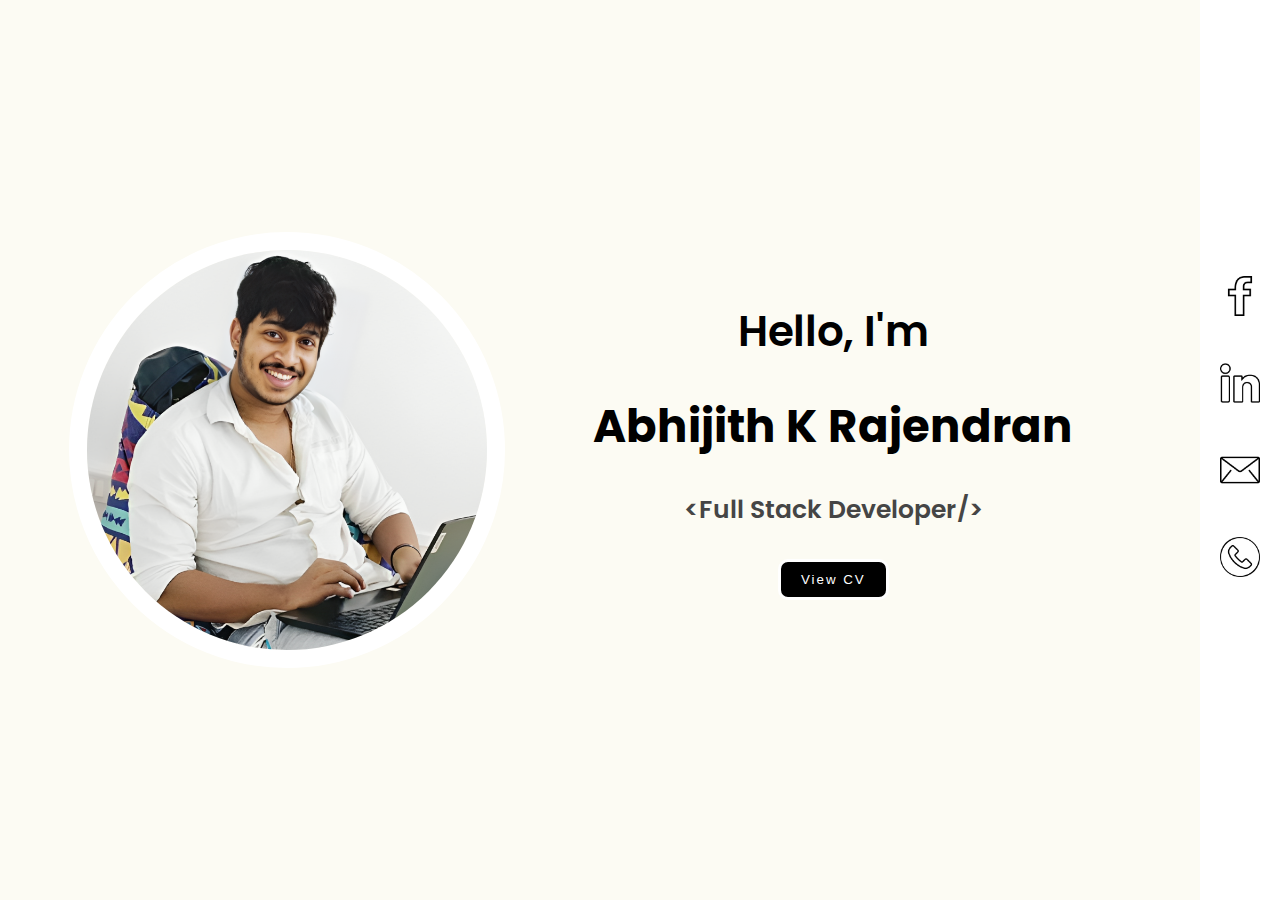
<file: index.html>
<!DOCTYPE html>
<html lang="en">
  <head>
    <meta charset="UTF-8" />
    <meta name="viewport" content="width=device-width, initial-scale=1.0" />
    <link rel="stylesheet" href="./assets/css/style.css" />
    <link rel="stylesheet" href="./assets/css/media.css" />
    <title>Document</title>
  </head>

  <body>
    <div class="shimmer"></div>
    <div class="respoHomeNav">
      <div class="burgerMenu" onclick="toggleNavLi()">
        <span id="spOne"></span>
        <span id="spTwo"></span>
        <span id="spThree"></span>
      </div>
      <div class="burgerList">
        <a
          onclick="toggleNavLi()"
          target="_blank"
          href="https://www.facebook.com/abhijith.kr.501"
          ><img src="./assets/images/facebook.png"
        /></a>
        <a
          onclick="toggleNavLi()"
          target="_blank"
          href="https://www.linkedin.com/in/abhijith-kr-6899a1175/"
          ><img src="./assets/images/linkedin.png"
        /></a>
        <a
          onclick="toggleNavLi()"
          target="_blank"
          href="mailto:abhijithkrajendran@gmail.com"
          ><img src="./assets/images/mail.png"
        /></a>
        <a onclick="toggleNavLi()" href="tel:917025643746"
          ><img src="./assets/images/phone.png"
        /></a>
      </div>
    </div>
    <main>
      <section id="homepage">
        <div class="home">
          <div class="homeLeft">
            <div class="imageSec">
              <img src="./assets/images/pic.png" alt="Abhijith K R" />
            </div>
            <div class="textSec">
              <p class="greetTxt">Hello, I'm</p>
              <h1 class="nameTxt">Abhijith K Rajendran</h1>
              <p class="roleTxt">&ltFull Stack Developer/></p>
              <div class="txtBtns">
                <!-- <button class="moreBtn" onclick="window.location.href='#about'">
                  More About Me
                </button> -->
                <!-- <button class="moreBtn" onclick="downloadFile()" id="downloadButton">
                  View CV
                </button> -->
                <button class="moreBtn" onclick="window.location.href='cv.html'" id="downloadButton">
                  View CV
                </button>
              </div>
            </div>
          </div>
          <div class="homeRight">
            <a target="_blank" href="https://www.facebook.com/abhijith.kr.501"
              ><img src="./assets/images/facebook.png"
            /></a>
            <a
              target="_blank"
              href="https://www.linkedin.com/in/abhijith-kr-6899a1175/"
              ><img src="./assets/images/linkedin.png"
            /></a>
            <a target="_blank" href="mailto:abhijithkrajendran@gmail.com"
              ><img src="./assets/images/mail.png"
            /></a>
            <a href="tel:+917025643746"
              ><img src="./assets/images/phone.png"
            /></a>
          </div>
        </div>
      </section>

      <!-- <section id="about">
        <div class="aboutLeft">
          <img src="./assets/images/about.png" alt="about image" />
        </div>
        <div class="aboutRight">
          <div class="rightTop">
            <div class="commonCard experience">
              <img src="./assets/images/experience.png" alt="exp" />
              <h1>Experience</h1>
              <p>2+ years</p>
              <p>Full Stack Development</p>
            </div>
            <div class="commonCard qualification">
              <img src="./assets/images/education.png" alt="edu" />
              <h1>Education</h1>
              <p>B.Tech</p>
              <p>Mechanical Engineering</p>
            </div>
          </div>
          <div class="aboutDesc">
            <p>
              A self-taught full-stack developer with a deep passion for
              technology and a strong foundation in both front-end and back-end
              development. Through self-directed learning and hands-on projects,
              I have honed my skills in building dynamic, user-friendly web
              applications. Known for my quick learning abilities, I excel in
              adapting to new technologies and frameworks, allowing me to stay
              at the forefront of web development trends. Additionally, I thrive
              in collaborative team environments, where my communication skills
              and teamwork ethos have contributed to the success of various
              projects.
            </p>
          </div>
        </div>
      </section> -->
    </main>
  </body>
  <script src="./assets/js/main.js"></script>
</html>
</file>
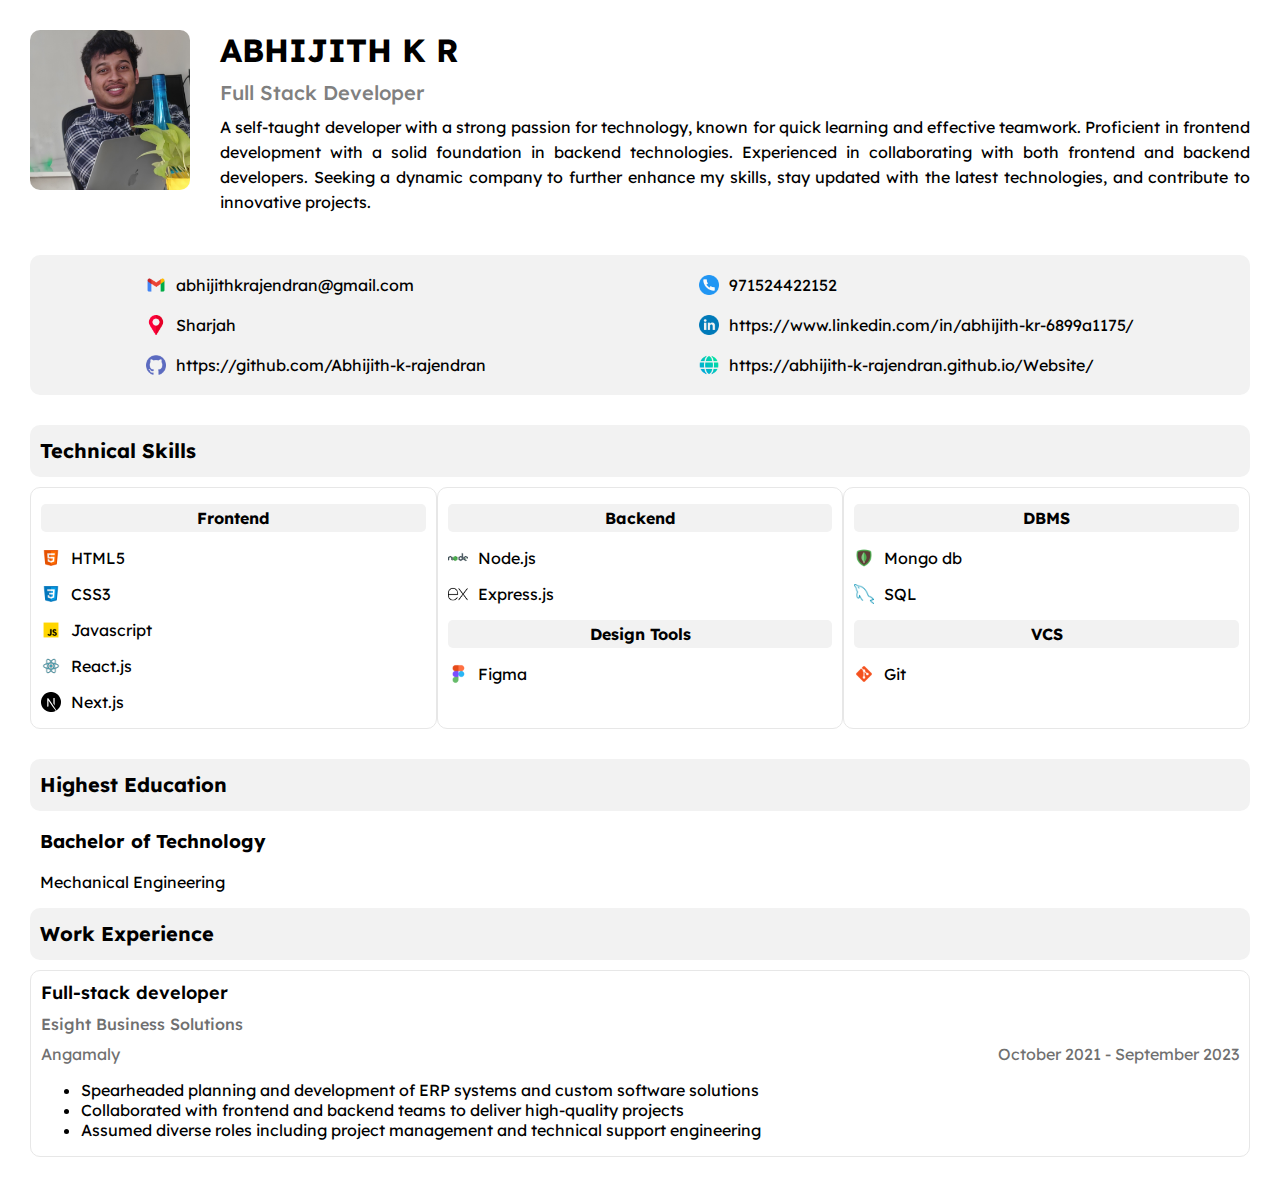
<file: cv.html>
<!DOCTYPE html>
<html lang="en">
  <head>
    <meta charset="UTF-8" />
    <meta name="viewport" content="width=device-width, initial-scale=1.0" />
    <link rel="preconnect" href="https://fonts.googleapis.com" />
    <link rel="preconnect" href="https://fonts.gstatic.com" crossorigin />
    <link
      href="https://fonts.googleapis.com/css2?family=Lexend+Deca:wght@300&display=swap"
      rel="stylesheet"
    />
    <link
      rel="stylesheet"
      type="text/css"
      href="assets/css/print-styles.css"
      media="print"
    />
    <link
      rel="stylesheet"
      type="text/css"
      href="assets/css/cv-media.css"
    />

    <title>Abhijith K Rajendran</title>
  </head>
  <style>
    ::-webkit-scrollbar {
      display: none;
    }
    @page {
      size: A4;
      margin: 0;
    }

    body {
      margin: 1.5cm;
    }

    body {
      margin: 0;
      padding: 0;
      font-family: "Lexend Deca", sans-serif;
    }
    .summary {
      display: flex;
      /* border: 2px solid red; */
      margin-bottom: 30px;
    }
    .summary img {
      height: 160px;
      border-radius: 10px;
    }
    .role {
      font-size: 20px;
      font-weight: 500;
      color: gray;
    }
    .description {
      line-height: 25px;
    }
    .summaryRight {
      display: flex;
      flex-direction: column;
      justify-content: center;
      align-items: start;
      text-align: justify;
    }
    .summaryChild {
      margin: 0;
      margin-left: 30px;
      margin-bottom: 10px;
    }
    .contactSection {
      display: flex;
      justify-content: space-around;
      background: #f2f2f2;
      border-radius: 10px;
      padding: 10px;
      height: fit-content;
      margin-bottom: 30px;
    }
    .contactSection a {
      margin: 10px;
      display: flex;
      justify-content: start;
      align-items: center;
      text-decoration: none;
      color: #000;
    }
    .contactLeft,
    .contactRight {
      display: flex;
      flex-direction: column;
    }
    .icon {
      height: 20px;
      margin-right: 10px;
    }
    .techSkills {
      display: flex;
      /* width: 50%; */
      justify-content: space-between;
      margin-bottom: 30px;
    }
    .skills {
      border: 0.2px solid #e7e7e7;
      width: 450px;
      padding: 0px 10px;
      border-radius: 10px;
    }
    .skills p {
      display: flex;
    }
    .skillsImg {
      height: 20px;
      margin-right: 10px;
      display: flex;
    }
    .skills h3 {
      font-size: 16px;
      display: flex;
      justify-content: center;
      border-radius: 5px;
      background: #f2f2f2;
      padding: 4px 0px;
    }
    .skillsSection,
    .educationSection,
    .experienceSection {
      display: flex;
      justify-content: start;
      background: #f2f2f2;
      /* width: fit-content; */
      border-radius: 10px;
      margin-bottom: 10px;
      padding: 0px 10px;
    }
    .educationDetails,
    .experienceDetails {
      padding: 0px 10px;
    }
    .experienceDetails {
      border: 0.2px solid #e7e7e7;
      padding: 0px 10px;
      border-radius: 10px;
    }
    .experienceDetails P{
        margin: 10px 0px;
    }
    .titles {
      color: rgb(0, 0, 0);
      font-size: 20px;
    }
    .experienceRole {
      font-size: 18px;
      font-weight: 600;
    }
    .experienceCompany {
      font-size: 16px;
      font-weight: 500;
      color: #707070;
    }
    .experienceDate {
      display: flex;
      justify-content: space-between;
      color: #707070;
      font-size: 16px;
    }
  </style>
  <body>
    <main style="padding: 30px">
      <div class="summary">
        <img src="./assets/images/about.png" alt="ProfileImage" />
        <div class="summaryRight">
          <h1 class="summaryChild name">ABHIJITH K R</h1>
          <p class="summaryChild role">Full Stack Developer</p>
          <p class="summaryChild description">
            A self-taught developer with a strong passion for technology, known
            for quick learning and effective teamwork. Proficient in frontend
            development with a solid foundation in backend technologies.
            Experienced in collaborating with both frontend and backend
            developers. Seeking a dynamic company to further enhance my skills,
            stay updated with the latest technologies, and contribute to
            innovative projects.
          </p>
        </div>
      </div>

      <div class="contactSection">
        <div class="contactLeft">
          <a target="_blank" href="mailto:abhijithkrajendran@gmail.com"
            ><img
              class="icon"
              src="./assets/images/gmail.png"
              alt="icon"
            />abhijithkrajendran@gmail.com</a
          >
          <a
            ><img
              class="icon"
              src="./assets/images/location.png"
              alt="icon"
            />Sharjah</a
          >
          <a target="_blank" href="https://github.com/Abhijith-k-rajendran"
            ><img
              class="icon"
              src="./assets/images/github.png"
              alt="icon"
            />https://github.com/Abhijith-k-rajendran</a
          >
        </div>
        <div class="contactRight">
          <a target="_blank" href="tel:0524422152"
            ><img
              class="icon"
              src="./assets/images/telephone.png"
              alt="icon"
            />971524422152</a
          >
          <a
            target="_blank"
            href="https://www.linkedin.com/in/abhijith-kr-6899a1175/"
            ><img
              class="icon"
              src="./assets/images/linkdin.png"
              alt="icon"
            />https://www.linkedin.com/in/abhijith-kr-6899a1175/</a
          >
          <a
            target="_blank"
            href="https://abhijith-k-rajendran.github.io/Website/"
            ><img
              class="icon"
              src="./assets/images/web.png"
              alt="icon"
            />https://abhijith-k-rajendran.github.io/Website/</a
          >
        </div>
      </div>
      <div class="skillsSection">
        <h1 class="titles">Technical Skills</h1>
      </div>
      <div class="techSkills">
        <div class="skills skillsLeft">
          <h3>Frontend</h3>
          <p>
            <img
              src="./assets/images/html.png"
              class="skillsImg"
              alt="icon"
            />HTML5
          </p>
          <p>
            <img
              src="./assets/images/css.png"
              class="skillsImg"
              alt="icon"
            />CSS3
          </p>
          <p>
            <img
              src="./assets/images/js.png"
              class="skillsImg"
              alt="icon"
            />Javascript
          </p>
          <p>
            <img
              src="./assets/images/react.png"
              class="skillsImg"
              alt="icon"
            />React.js
          </p>
          <p>
            <img
              src="./assets/images/next-js.svg"
              class="skillsImg"
              alt="icon"
            />Next.js
          </p>
        </div>
        <div class="skills skillsMiddle">
          <h3>Backend</h3>
          <p>
            <img
              src="./assets/images/node.png"
              class="skillsImg"
              alt="icon"
            />Node.js
          </p>
          <p>
            <img
              src="./assets/images/express.png"
              class="skillsImg"
              alt="icon"
            />Express.js
          </p>
          <h3>Design Tools</h3>
          <p>
            <img
              src="./assets/images/figma.png"
              class="skillsImg"
              alt="icon"
            />Figma
          </p>
        </div>
        <div class="skills skillsRight">
          <h3>DBMS</h3>
          <p>
            <img
              src="./assets/images/mongo.png"
              class="skillsImg"
              alt="icon"
            />Mongo db
          </p>
          <p>
            <img
              src="./assets/images/mysql.png"
              class="skillsImg"
              alt="icon"
            />SQL
          </p>
          <h3>VCS</h3>
          <p>
            <img
              src="./assets/images/git.png"
              class="skillsImg"
              alt="icon"
            />Git
          </p>
        </div>
      </div>

      <div class="educationSection">
        <h1 class="titles">Highest Education</h1>
      </div>
      <div class="educationDetails">
        <h3>Bachelor of Technology</h3>
        <p>Mechanical Engineering</p>
      </div>

      <div class="experienceSection">
        <h1 class="titles">Work Experience</h1>
      </div>

      <div class="experienceDetails">
        <p class="experienceRole">Full-stack developer</p>
        <p class="experienceCompany">Esight Business Solutions</p>
        <div class="experienceDate">
          <span>Angamaly</span>
          <span>October 2021 - September 2023</span>
        </div>
        <ul>
          <li>
            Spearheaded planning and development of ERP systems and custom
            software solutions
          </li>
          <li>
            Collaborated with frontend and backend teams to deliver high-quality
            projects
          </li>
          <li>
            Assumed diverse roles including project management and technical
            support engineering
          </li>
        </ul>
      </div>
    </main>
  </body>
</html>
</file>
<file: assets/css/style.css>
@import url("https://fonts.googleapis.com/css2?family=Merriweather:wght@300&family=Wix+Madefor+Display&display=swap");
@import url("https://fonts.googleapis.com/css2?family=Poppins:wght@300&display=swap");

::-webkit-scrollbar {
  display: none;
}

html{
  scroll-behavior: smooth;
}
body {
  background: #fcfbf3;
  /* background: #fff; */
  padding: 0;
  margin: 0;
  font-family: "Poppins", sans-serif;
  scroll-behavior: smooth;
}

::-webkit-scrollbar {
  display: none;
}
.shimmer {
  display: none;
  position: fixed;
  height: 100vh;
  width: 100vw;
  background: rgba(45, 45, 45, 0.623);
}

#homepage {
  height: 100vh;
}
.home {
  width: calc(100% - 80px);
  display: flex;
  justify-content: space-between;
}
.homeLeft {
  width: calc(100% - 80px);
  height: 100vh;
  display: flex;
  justify-content: space-evenly;
  align-items: center;
}
.imageSec {
  width: calc(50% - 40px);
  display: flex;
  justify-content: center;
  align-items: center;
}
.imageSec img {
  border: 18px solid #fff;
  height: 400px;
  object-fit: cover;
  border-radius: 50%;
}
.textSec {
  width: calc(50% - 40px);
  display: flex;
  flex-direction: column;
  justify-content: center;
  align-items: center;
}
.greetTxt,
.nameTxt,
.roleTxt {
  color: #000;
  margin: 0;
  margin-bottom: 30px;
}
.greetTxt {
  font-size: 42px;
  font-weight: 600;
}
.nameTxt {
  font-size: 45px;
  font-weight: 700;
}
.roleTxt {
  font-size: 25px;
  font-weight: 600;
  color: #454545;
}
.moreBtn {
  border: 3px solid rgb(255, 255, 255);
  background: #000000;
  padding: 10px 20px;
  border-radius: 10px;
  cursor: pointer;
  color: #fff;
  font-weight: 500;
  letter-spacing: 2px;
}
.moreBtn:hover {
  transition: 0.5s ease-in-out;
  color: #000;
  background: #fff;
  border: 3px solid rgb(0, 0, 0);
}
.homeRight {
  background: rgb(255, 255, 255);
  height: 100vh;
  position: fixed;
  right: 0;
  display: flex;
  flex-direction: column;
  justify-content: center;
  align-items: center;
  /* padding: 0px 20px; */
  width: 80px;
}
.homeRight a img {
  height: 40px;
  width: 40px;
}
.homeRight a {
  margin-bottom: 40px;
}
.homeRight a img:hover {
  transition: 0.2s;
  transform: scale(1.5);
}
.respoHomeNav {
  width: 100%;
  display: none;
  justify-content: flex-end;
}
.burgerMenu {
  z-index: 1;
  position: relative;
  display: flex;
  flex-direction: column;
  cursor: pointer;
  margin-right: 10px;
  margin-top: 10px;
}
.burgerMenu span {
  height: 2px;
  width: 20px;
  margin: 3px;
  background: #000;
}
#about {
  height: 100vh;
  display: flex;
}
.aboutLeft {
  width: 700px;
  display: flex;
  justify-content: center;
  align-items: center;
}
.aboutLeft img {
  height: 400px;
  border: 15px solid #fff;
  border-radius: 50px;
}
.aboutRight {
  width: 80%;
  display: flex;
  flex-direction: column;
  justify-content: center;
  text-align: justify;
  align-items: self-start;
}
.rightTop {
  display: flex;
  justify-content: flex-start;
  align-items: center;
}
.aboutDesc{
  margin-top: 20px;
  border-radius: 20px;
  width: 740px;
  background: #fff;
  border: 3px solid black;
  padding: 20px 40px 35px 40px;
}
.aboutDesc p{
  font-weight: 500;
  line-height: 240%;
}
.commonCard {
  display: flex;
  flex-direction: column;
  align-items: center;
  justify-content: center;
  border: 3px solid black;
  background: #fff;
  padding: 10px 100px;
  height: fit-content;
  border-radius: 20px;
}
.commonCard img {
  height: 60px;
}
.commonCard,
h1,
p,
img {
  margin-bottom: 0px;
}
.commonCard,
p {
  font-weight: 600;
  color: #000000;
}
.experience {
  margin-right: 40px;
}
</file>
<file: assets/css/media.css>
@media screen and (max-width: 1200px) {
  .shimmer {
    display: none;
    position: fixed;
    height: 100vh;
    width: 100vw;
    background: rgba(45, 45, 45, 0.623);
  }
  .home {
    width: 100vw;
  }
  .homeRight {
    display: none;
  }
  .respoHomeNav {
    display: flex;
  }
  .burgerList {
    transition: smooth 0.3s;
    position: absolute;
    top: 40px;
    right: 10px;
    display: none;
    flex-direction: column;
    justify-content: center;
    align-items: center;
    background: #fff;
    padding: 10px 20px 10px 20px;
    border-radius: 8px;
    box-shadow: inset;
  }
  .burgerList a {
    margin: 10px;
  }
  .burgerList a img {
    height: 20px;
    width: 20px;
  }
  .homeLeft {
    width: 100%;
    height: 100vh;
    display: flex;
    flex-direction: column;
    /* justify-content: space-evenly; */
    align-items: center;
  }
  .imageSec {
    width: 100%;
    display: flex;
    justify-content: center;
    align-items: center;
  }
  .textSec {
    width: 100%;
    display: flex;
    flex-direction: column;
    justify-content: center;
    align-items: center;
  }
  .greetTxt,
  .nameTxt,
  .roleTxt {
    color: #000;
    margin: 0;
    margin-bottom: 20px;
  }
  #about {
    height: 100vh;
    display: flex;
    flex-direction: column;
    justify-content: center;
    align-items: center;
  }
  .aboutLeft {
    margin-top: 300px;
    width: 100%;
    display: flex;
    justify-content: center;
    align-items: center;
  }
  .aboutLeft img {
    height: 380px;
    border: 15px solid #fff;
    border-radius: 50px;
  }
  .aboutRight {
    margin-top: 30px;
    width: 100%;
    display: flex;
    flex-direction: column;
    justify-content: space-between;
    align-items: center;
    text-align: justify;
    padding: 0px 20px 0px 40px;
  }
  .aboutDesc {
    margin-top: 20px;
    border-radius: 20px;
    width: 540px;
    background: #fff;
    border: 3px solid black;
    padding: 10px 40px;
    display: flex;
    justify-content: center;
    align-items: center;
  }
  .commonCard {
    display: flex;
    flex-direction: column;
    align-items: center;
    justify-content: center;
    border: 3px solid black;
    background: #fff;
    padding: 10px 60px;
    height: fit-content;
    border-radius: 20px;
  }
}

@media screen and (max-width: 600px) {
  .shimmer {
    display: none;
    position: fixed;
    height: 100vh;
    width: 100vw;
    background: #0d0d0ddb;
  }
  .homeLeft {
    display: flex;
    flex-direction: column;
    justify-content: space-evenly;
  }
  .imageSec {
    padding: 20px;
  }
  .imageSec img {
    height: 280px;
  }
  .greetTxt {
    font-size: 15px;
  }
  .nameTxt {
    font-size: 25px;
  }
  .roleTxt {
    font-size: 15px;
  }
  #about {
    display: flex;
    flex-direction: column;
    justify-content: center;
    align-items: center;
  }
  .aboutLeft img {
    height: 500px;
    border: 15px solid #fff;
    border-radius: 50px;
  }
  .aboutRight {
    margin-top: 30px;
    width: 100%;
    display: flex;
    flex-direction: column;
    justify-content: center;
    align-items: center;
    text-align: justify;
  }
  .rightTop {
    width: 100%;
    display: flex;
    flex-direction: column;
    justify-content: center;
    align-items: center;
  }
  .experience {
    margin-right: 0;
    margin-bottom: 20px;
  }
  .aboutDesc {
    margin-top: 20px;
    border-radius: 20px;
    width: 500px;
    background: #fff;
    border: 3px solid black;
    padding: 10px 20px;
    display: flex;
    justify-content: center;
    align-items: center;
  }
  .commonCard {
    display: flex;
    flex-direction: column;
    align-items: center;
    justify-content: center;
    border: 3px solid black;
    background: #fff;
    padding: 10px 110px;
    height: fit-content;
    border-radius: 20px;
  }
}

@media (max-width: 420px) {
  .shimmer {
    display: none;
    position: fixed;
    height: 100vh;
    width: 100vw;
    background: #0d0d0ddb;
  }
  .homeLeft {
    display: flex;
    flex-direction: column;
    justify-content: space-evenly;
  }
  .imageSec {
    padding: 10px;
  }
  .imageSec img {
    height: 250px;
  }
  .greetTxt {
    font-size: 15px;
  }
  .nameTxt {
    font-size: 25px;
  }
  .roleTxt {
    font-size: 15px;
  }
  #about {
    display: flex;
    flex-direction: column;
    justify-content: center;
    align-items: center;
  }
  .aboutLeft img {
    height: 350px;
    border: 15px solid #fff;
    border-radius: 50px;
  }
  .aboutRight {
    margin-top: 30px;
    width: 100%;
    display: flex;
    flex-direction: column;
    justify-content: center;
    align-items: center;
    text-align: justify;
  }
  .rightTop {
    width: 100%;
    display: flex;
    flex-direction: column;
    justify-content: center;
    align-items: center;
  }
  .experience {
    margin-right: 0;
    margin-bottom: 20px;
  }
  .aboutDesc {
    margin-top: 20px;
    border-radius: 20px;
    width: 350px;
    background: #fff;
    border: 3px solid black;
    padding: 10px 20px;
    display: flex;
    justify-content: center;
    align-items: center;
  }
  .commonCard {
    display: flex;
    flex-direction: column;
    align-items: center;
    justify-content: center;
    border: 3px solid black;
    background: #fff;
    padding: 10px 100px;
    height: fit-content;
    border-radius: 20px;
  }
}
</file>
<file: assets/css/print-styles.css>
@page {
  size: A4;
  margin: 0;
}

body {
  margin: 1.5cm;
}

body {
  margin: 0;
  padding: 0;
  font-family: "Lexend Deca", sans-serif;
}
.summary {
  display: flex;
  /* border: 2px solid red; */
  margin-bottom: 0px;
}
.summary img {
  height: 160px;
  border-radius: 10px;
}
.name{
  font-size: 18px;
}
.role {
  font-size: 16px;
  font-weight: 500;
  color: gray;
}
.description {
  font-size: 14px;
  line-height: 18px;
}
.summaryRight {
  display: flex;
  flex-direction: column;
  justify-content: center;
  align-items: start;
  text-align: justify;
}
.summaryChild {
  margin: 0;
  margin-left: 30px;
  margin-bottom: 10px;
}
.contactSection {
  display: flex;
  justify-content: space-around;
  background: #f2f2f2;
  border-radius: 10px;
  padding: 10px;
  height: fit-content;
  margin-bottom: 20px;
}
.contactSection a {
  font-size: 14px;
  margin: 10px;
  display: flex;
  justify-content: start;
  align-items: center;
  text-decoration: none;
  color: #000;
}
.contactLeft,
.contactRight {
  display: flex;
  flex-direction: column;
}
.icon {
  height: 15px;
  margin-right: 10px;
}
.techSkills {
  display: flex;
  /* width: 50%; */
  justify-content: space-between;
  margin-bottom: 20px;
}
.skills {
  border: 0.2px solid #e7e7e7;
  width: 200px;
  padding: 0px 10px;
  border-radius: 10px;
}
.skills p{
    display: flex;
}
.skillsImg{
    height: 15px;
    margin-right: 10px;
    display: flex;
}
.skills h3 {
  font-size: 16px;
  display: flex;
  justify-content: center;
  border-radius: 5px;
  background: #f2f2f2;
  padding: 4px 0px;
}
.skillsSection,
.educationSection,
.experienceSection {
  display: flex;
  justify-content: start;
  background: #f2f2f2;
  /* width: fit-content; */
  border-radius: 10px;
  margin-bottom: 10px;
  padding: 0px 10px;
}
.educationDetails,
.experienceDetails {
  padding: 0px 10px;
}
.educationDetails h3{
  font-size: 16px;
}
.educationDetails p{
  font-size: 14px;
}
.titles {
  color: rgb(0, 0, 0);
  font-size: 15px;
}
.experienceRole{
  font-size: 16px;
  font-weight: 600;
}
.experienceCompany{
  font-size: 14px;
}
.experienceDate {
  display: flex;
  justify-content: space-between;
  color: #707070;
  font-size: 14px;
}
</file>
<file: assets/css/cv-media.css>
@media screen and (max-width: 575.98px) {
  .summary {
    display: flex;
    flex-direction: column;
    margin-bottom: 30px;
  }
  .summary img {
    width: 150px;
    height: 150px;
    margin-left: auto;
    margin-right: auto;
    border-radius: 10px;
    margin-bottom: 20px;
  }
  .role {
    font-size: 20px;
    font-weight: 500;
    color: gray;
  }
  .description {
    line-height: 25px;
  }
  .summaryRight {
    display: flex;
    flex-direction: column;
    justify-content: center;
    align-items: center;
    text-align: justify;
  }
  .summaryChild {
    margin: 0;
    /* margin-left: 30px; */
    margin-bottom: 10px;
  }
  .contactSection {
    display: flex;
    flex-direction: column;
    justify-content: space-around;
    background: #f2f2f2;
    border-radius: 10px;
    padding: 10px;
    height: fit-content;
    margin-bottom: 30px;
  }
  .contactSection a {
    margin: 10px;
    display: flex;
    justify-content: start;
    align-items: center;
    text-decoration: none;
    color: #000;
  }
  .contactLeft,
  .contactRight {
    display: flex;
    flex-direction: column;
  }
  .icon {
    height: 20px;
    margin-right: 10px;
  }
  .techSkills {
    display: flex;
    flex-direction: column;
    /* width: 50%; */
    justify-content: space-between;
    margin-bottom: 30px;
  }
  .skills {
    border: 0.2px solid #e7e7e7;
    /* width: 350px; */
    width: calc(100% - 25px);
    padding: 0px 10px;
    border-radius: 10px;
  }
  .skills p {
    display: flex;
  }
  .skillsImg {
    height: 20px;
    margin-right: 10px;
    display: flex;
  }
  .skills h3 {
    font-size: 16px;
    display: flex;
    justify-content: center;
    border-radius: 5px;
    background: #f2f2f2;
    padding: 4px 0px;
  }
  .skillsSection,
  .educationSection,
  .experienceSection {
    display: flex;
    justify-content: start;
    background: #f2f2f2;
    /* width: fit-content; */
    border-radius: 10px;
    margin-bottom: 10px;
    padding: 0px 10px;
  }
  .educationDetails,
  .experienceDetails {
    padding: 0px 10px;
  }
  .experienceDetails {
    border: 0.2px solid #e7e7e7;
    padding: 0px 10px;
    border-radius: 10px;
  }
  .experienceDetails P {
    margin: 10px 0px;
  }
  .titles {
    color: rgb(0, 0, 0);
    font-size: 20px;
  }
  .experienceRole {
    font-size: 18px;
    font-weight: 600;
  }
  .experienceCompany {
    font-size: 16px;
    font-weight: 500;
    color: #707070;
  }
  .experienceDate {
    display: flex;
    justify-content: space-between;
    color: #707070;
    font-size: 16px;
  }
}
@media (min-width: 576px) and (max-width: 767.98px) {
  /* Your styles here */
}
@media (min-width: 768px) and (max-width: 991.98px) {
  /* Your styles here */
}
@media (min-width: 992px) and (max-width: 1199.98px) {
  /* Your styles here */
}
@media (min-width: 1200px) {
  /* Your styles here */
}
@media (orientation: portrait) {
  /* Your styles here */
}
</file>
